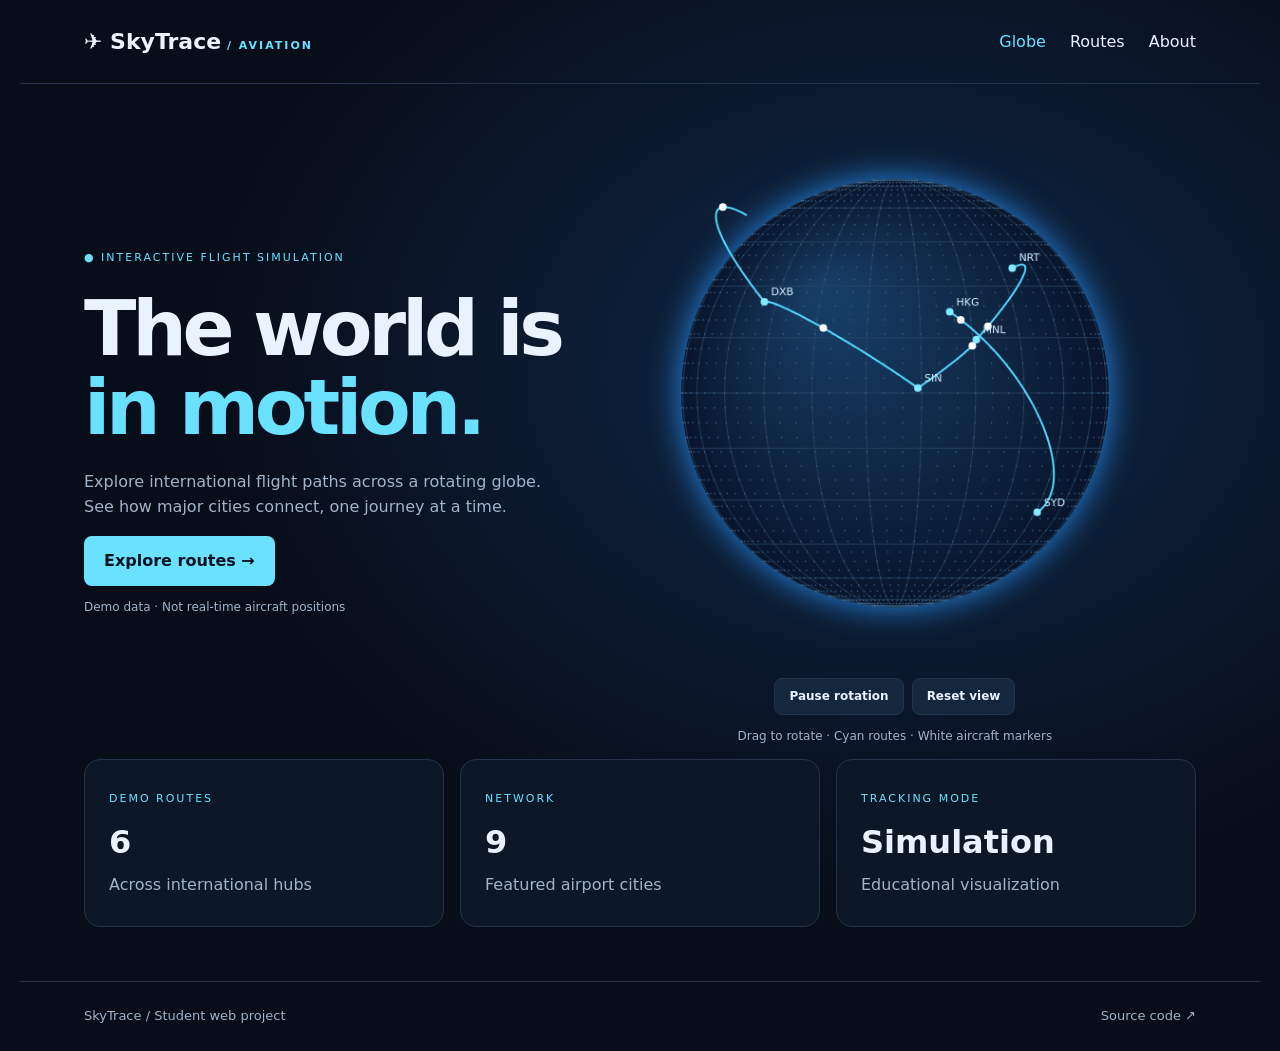
<file: index.html>
<!doctype html><html lang="en"><head><meta charset="utf-8"><meta name="viewport" content="width=device-width,initial-scale=1"><title>SkyTrace | Flight explorer</title><link rel="stylesheet" href="style.css"></head><body><header><a class="brand" href="index.html">✈ SkyTrace<span> / AVIATION</span></a><nav><a href="index.html" aria-current="page">Globe</a><a href="routes.html">Routes</a><a href="about.html">About</a></nav></header><main><section class="hero"><div><p class="eyebrow">● INTERACTIVE FLIGHT SIMULATION</p><h1>The world is<br><em>in motion.</em></h1><p>Explore international flight paths across a rotating globe. See how major cities connect, one journey at a time.</p><a class="primary" href="routes.html">Explore routes →</a><p class="muted">Demo data · Not real-time aircraft positions</p></div><div class="radar"><canvas id="globe" width="600" height="600" aria-label="Rotating globe with simulated flight routes"></canvas><div class="globe-tools"><button id="rotate" type="button">Pause rotation</button><button id="reset" type="button">Reset view</button></div><p class="muted">Drag to rotate · Cyan routes · White aircraft markers</p></div></section><section class="stats"><article><small>DEMO ROUTES</small><strong>6</strong><p>Across international hubs</p></article><article><small>NETWORK</small><strong>9</strong><p>Featured airport cities</p></article><article><small>TRACKING MODE</small><strong>Simulation</strong><p>Educational visualization</p></article></section></main><footer>SkyTrace / Student web project <a href="https://github.com/LAYMmMz/WEB">Source code ↗</a></footer><script src="globe.js"></script></body></html>
</file>
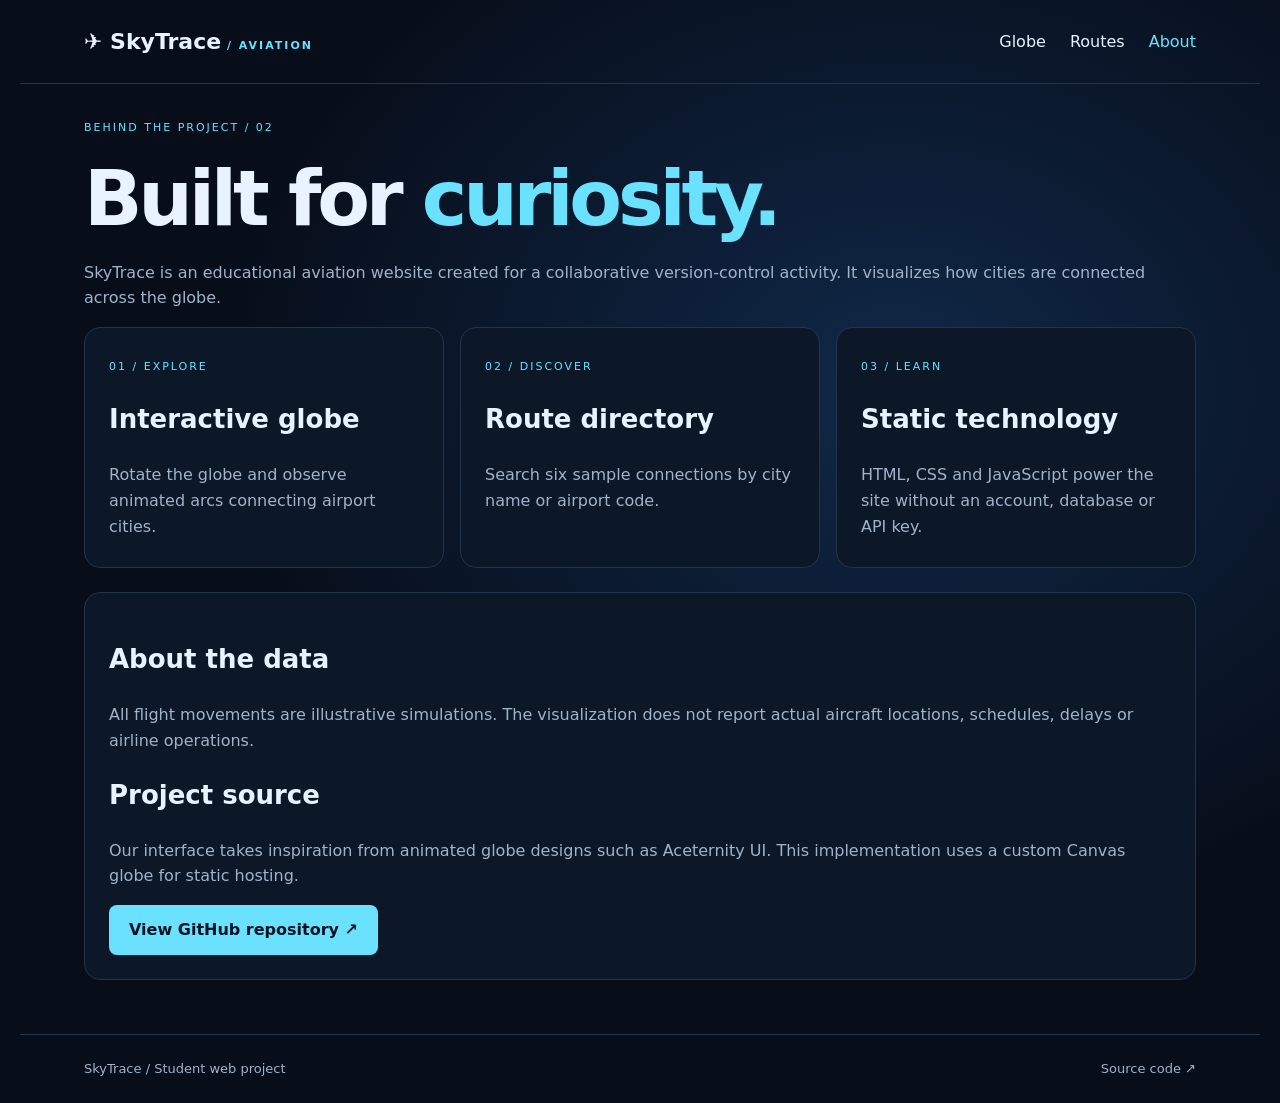
<file: about.html>
<!doctype html><html lang="en"><head><meta charset="utf-8"><meta name="viewport" content="width=device-width,initial-scale=1"><title>About | SkyTrace</title><link rel="stylesheet" href="style.css"></head><body><header><a class="brand" href="index.html">✈ SkyTrace<span> / AVIATION</span></a><nav><a href="index.html">Globe</a><a href="routes.html">Routes</a><a href="about.html" aria-current="page">About</a></nav></header><main><p class="eyebrow">BEHIND THE PROJECT / 02</p><h1>Built for <em>curiosity.</em></h1><p>SkyTrace is an educational aviation website created for a collaborative version-control activity. It visualizes how cities are connected across the globe.</p><section class="cards"><article><small>01 / EXPLORE</small><h2>Interactive globe</h2><p>Rotate the globe and observe animated arcs connecting airport cities.</p></article><article><small>02 / DISCOVER</small><h2>Route directory</h2><p>Search six sample connections by city name or airport code.</p></article><article><small>03 / LEARN</small><h2>Static technology</h2><p>HTML, CSS and JavaScript power the site without an account, database or API key.</p></article></section><section class="panel" style="margin-top:24px"><h2>About the data</h2><p>All flight movements are illustrative simulations. The visualization does not report actual aircraft locations, schedules, delays or airline operations.</p><h2>Project source</h2><p>Our interface takes inspiration from animated globe designs such as Aceternity UI. This implementation uses a custom Canvas globe for static hosting.</p><a class="primary" href="https://github.com/LAYMmMz/WEB">View GitHub repository ↗</a></section></main><footer>SkyTrace / Student web project <a href="https://github.com/LAYMmMz/WEB">Source code ↗</a></footer></body></html>
</file>
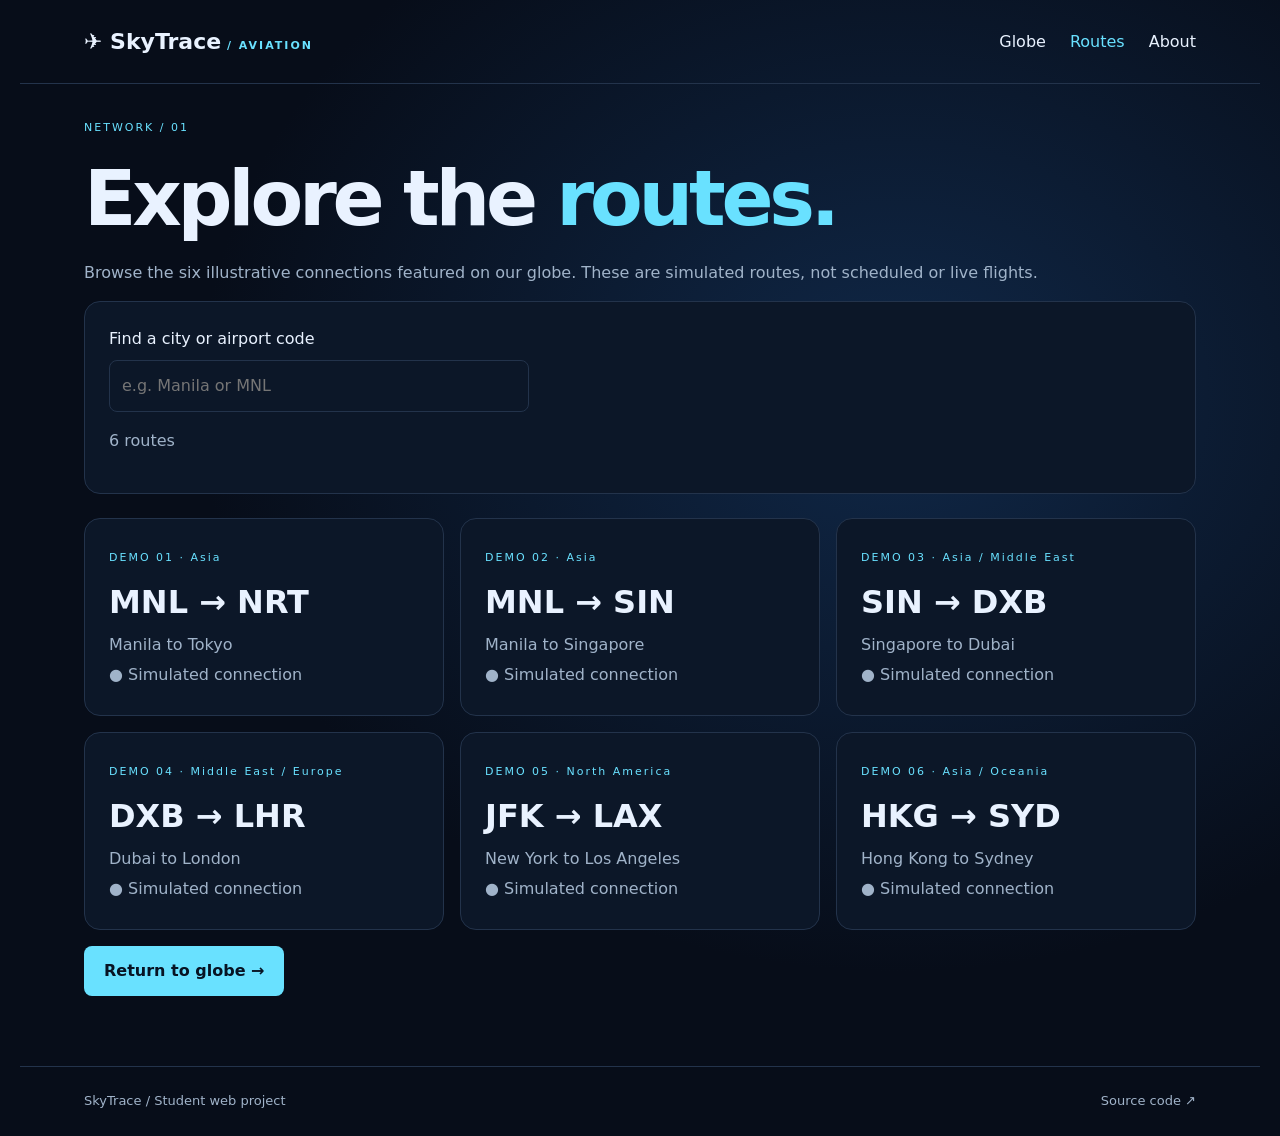
<file: routes.html>
<!doctype html><html lang="en"><head><meta charset="utf-8"><meta name="viewport" content="width=device-width,initial-scale=1"><title>Flight routes | SkyTrace</title><link rel="stylesheet" href="style.css"></head><body><header><a class="brand" href="index.html">✈ SkyTrace<span> / AVIATION</span></a><nav><a href="index.html">Globe</a><a href="routes.html" aria-current="page">Routes</a><a href="about.html">About</a></nav></header><main><p class="eyebrow">NETWORK / 01</p><h1>Explore the <em>routes.</em></h1><p>Browse the six illustrative connections featured on our globe. These are simulated routes, not scheduled or live flights.</p><div class="panel" style="margin-bottom:24px"><label for="search">Find a city or airport code</label><br><input type="search" id="search" placeholder="e.g. Manila or MNL" style="width:100%;max-width:420px;margin-top:8px"><p id="count" role="status">6 routes</p></div><section class="cards" id="routes"><article data-route="MNL NRT Manila Tokyo Asia"><small>DEMO 01 · Asia</small><strong>MNL → NRT</strong><p>Manila to Tokyo</p><p>● Simulated connection</p></article><article data-route="MNL SIN Manila Singapore Asia"><small>DEMO 02 · Asia</small><strong>MNL → SIN</strong><p>Manila to Singapore</p><p>● Simulated connection</p></article><article data-route="SIN DXB Singapore Dubai Asia / Middle East"><small>DEMO 03 · Asia / Middle East</small><strong>SIN → DXB</strong><p>Singapore to Dubai</p><p>● Simulated connection</p></article><article data-route="DXB LHR Dubai London Middle East / Europe"><small>DEMO 04 · Middle East / Europe</small><strong>DXB → LHR</strong><p>Dubai to London</p><p>● Simulated connection</p></article><article data-route="JFK LAX New York Los Angeles North America"><small>DEMO 05 · North America</small><strong>JFK → LAX</strong><p>New York to Los Angeles</p><p>● Simulated connection</p></article><article data-route="HKG SYD Hong Kong Sydney Asia / Oceania"><small>DEMO 06 · Asia / Oceania</small><strong>HKG → SYD</strong><p>Hong Kong to Sydney</p><p>● Simulated connection</p></article></section><p id="empty" hidden>No matching routes. Try another city or airport code.</p><p><a class="primary" href="index.html">Return to globe →</a></p></main><footer>SkyTrace / Student web project <a href="https://github.com/LAYMmMz/WEB">Source code ↗</a></footer><script src="routes.js"></script></body></html>
</file>
<file: style.css>
:root{color-scheme:dark;--bg:#070d19;--panel:#0c1728;--line:#23334b;--text:#e9f2ff;--muted:#a0b3c9;--accent:#69e1ff}*{box-sizing:border-box}body{margin:0;background:radial-gradient(ellipse at 70% 35%,#102848 0,transparent 55%),var(--bg);color:var(--text);font:16px/1.6 system-ui,sans-serif;min-height:100vh}header,main,footer{max-width:1240px;margin:auto;padding:24px 5%}header,footer{display:flex;justify-content:space-between;align-items:center;gap:20px;border-bottom:1px solid var(--line)}a{color:inherit;text-decoration:none}a:hover,a[aria-current]{color:var(--accent)}.brand{font-weight:800;font-size:22px}.brand span,.eyebrow,small{font-size:11px;letter-spacing:2px;color:var(--accent)}nav{display:flex;gap:24px}.hero{display:grid;grid-template-columns:1fr 1.25fr;align-items:center;min-height:530px;gap:28px}h1{font-size:clamp(44px,6vw,86px);line-height:1.03;letter-spacing:-.055em;margin:22px 0}h1 em{font-style:normal;color:var(--accent)}p{color:var(--muted)}.primary,button{display:inline-block;background:var(--accent);color:#071323;padding:12px 20px;border:0;border-radius:8px;font:inherit;font-weight:700;cursor:pointer}.muted{font-size:12px}.radar{text-align:center;min-width:0}canvas{width:100%;max-width:570px;aspect-ratio:1;height:auto;touch-action:none;cursor:grab;display:block;margin:auto}.globe-tools{display:flex;justify-content:center;gap:8px}.globe-tools button{background:#15273d;color:var(--text);font-size:12px;padding:8px 14px;border:1px solid var(--line)}.stats,.cards{display:grid;grid-template-columns:repeat(3,1fr);gap:16px}article,.panel{background:var(--panel);border:1px solid var(--line);padding:24px;border-radius:16px}strong{display:block;font-size:32px;margin-top:8px}article p{margin:4px 0}footer{border-top:1px solid var(--line);border-bottom:0;color:var(--muted);font-size:13px;margin-top:30px}input,select{font:inherit;background:var(--panel);border:1px solid var(--line);color:var(--text);padding:12px;border-radius:8px;max-width:100%}h2{font-size:26px}a:focus-visible,button:focus-visible,input:focus-visible{outline:2px solid var(--accent);outline-offset:4px}@media(max-width:760px){.hero,.stats,.cards{grid-template-columns:1fr}.hero{padding-top:32px}header,footer{flex-wrap:wrap}.brand span{display:none}nav{gap:14px}}
</file>
